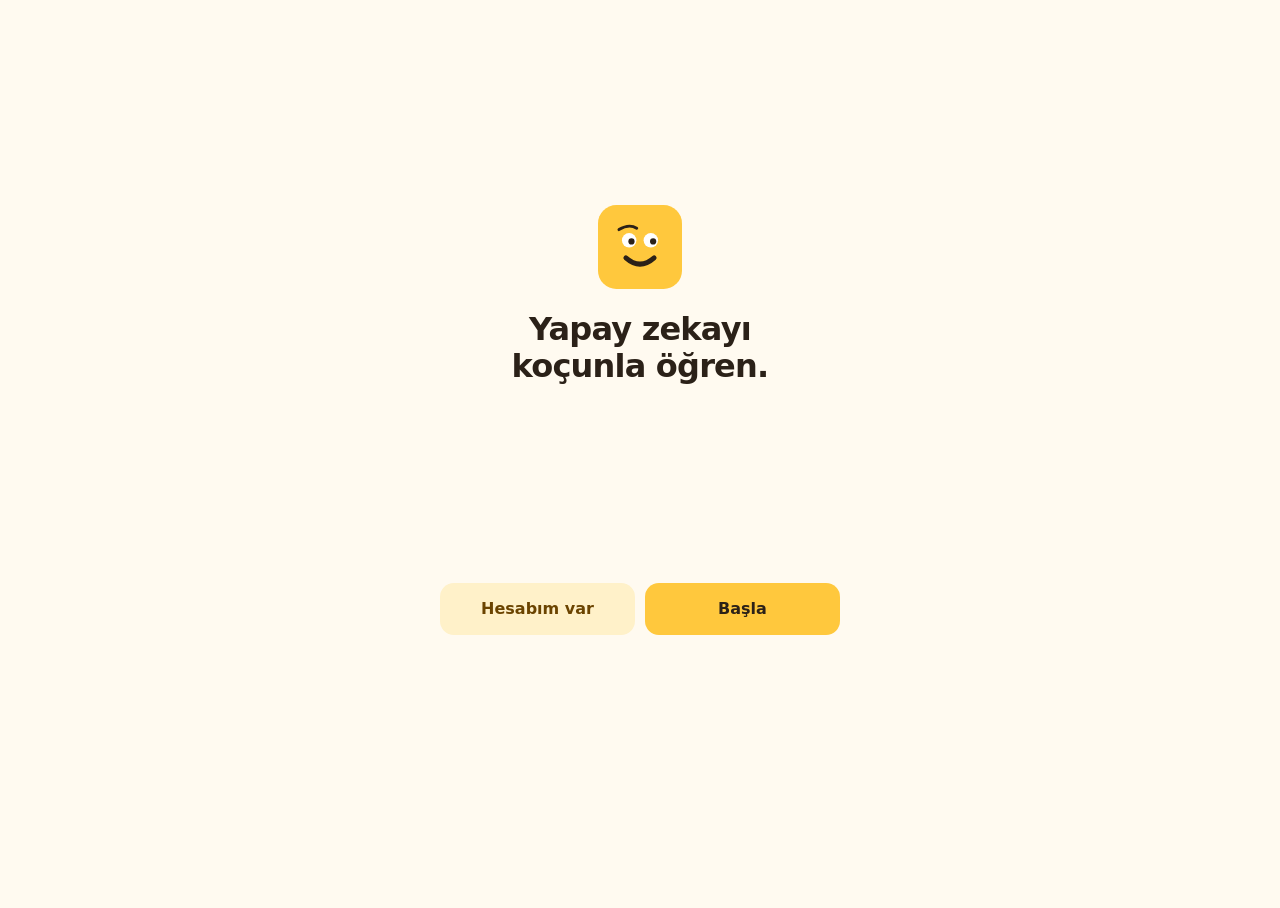
<file: portal/aikocu/index.html>
<!doctype html><html lang="tr"><head><meta charset="utf-8"><meta name="viewport" content="width=device-width,initial-scale=1"><meta name="theme-color" content="#FFFAF0"><meta name="description" content="Herkes için yapay zeka eğitimi. Ücretsiz başla."><meta name="apple-mobile-web-app-title" content="AI Koçu"><meta name="apple-mobile-web-app-capable" content="yes"><link rel="apple-touch-icon" href="apple-touch-icon.png?v=3"><meta name="referrer" content="no-referrer"><title>AI Koçu</title><link rel="icon" type="image/svg+xml" sizes="any" href="app-icon.svg?v=3"><link rel="manifest" href="manifest.webmanifest?v=5"><link rel="stylesheet" href="app.css?v=15"></head><body><header><a href="./" class="brand" aria-label="AI Koçu ana sayfa"><img src="logo.png?v=3" alt=""><span>AI <b>Koçu</b></span></a></header><main id="app"><p class="loading">Yükleniyor…</p></main><div id="notice" role="status" aria-live="polite" hidden></div><script src="supabase.min.js"></script><script src="lessons.js?v=8"></script><script src="mentor.js?v=7"></script><script src="lesson-view.js?v=34"></script><script type="module" src="app.js?v=20261128-e"></script></body></html>
</file>
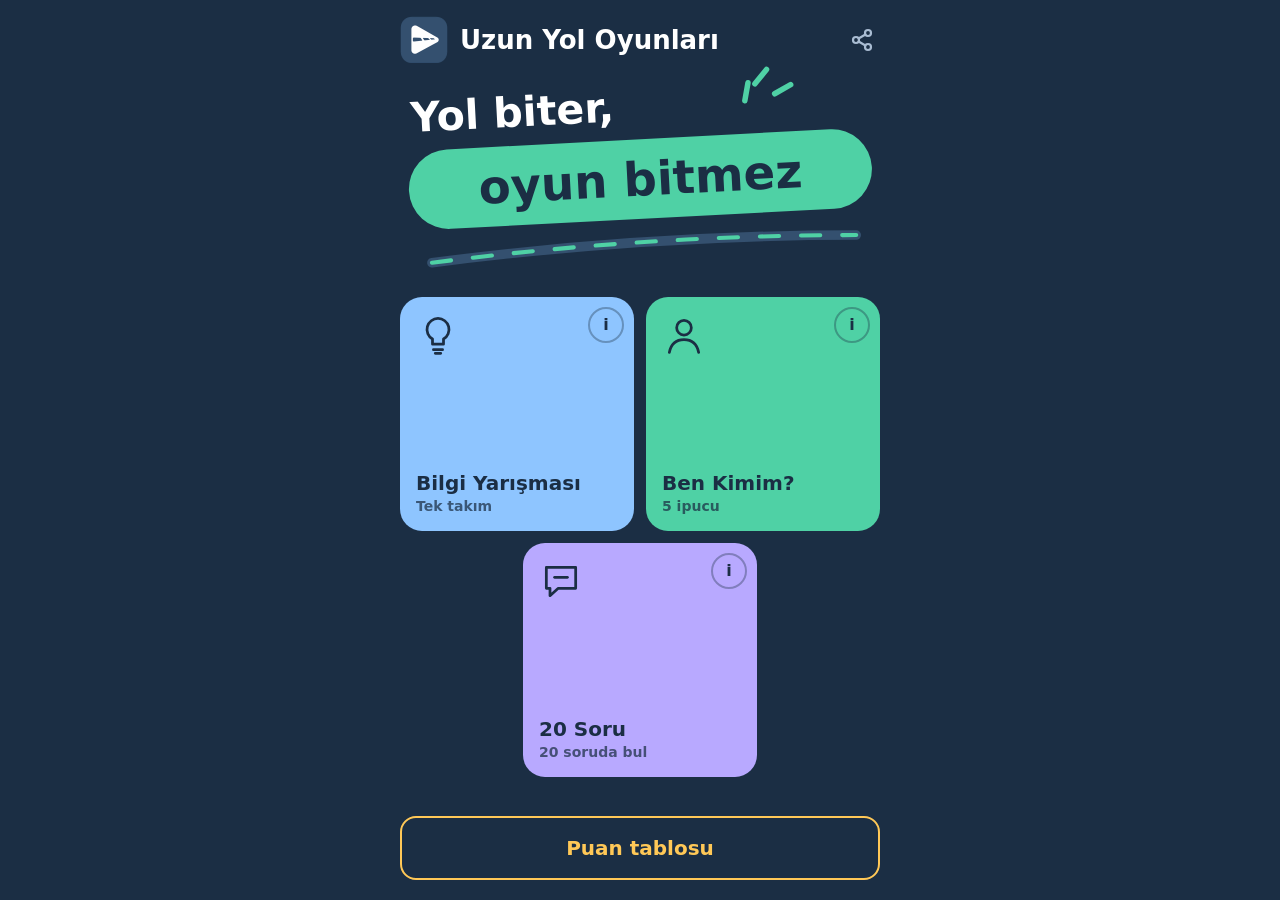
<file: portal/uzunyol/index.html>
<!doctype html>
<html lang="tr">
<head>
<meta charset="utf-8">
<meta name="viewport" content="width=device-width, initial-scale=1, viewport-fit=cover">
<meta name="theme-color" content="#1B2E44">
<meta name="apple-mobile-web-app-capable" content="yes">
<meta name="mobile-web-app-capable" content="yes">
<meta name="apple-mobile-web-app-title" content="Yol Oyunları">
<meta name="apple-mobile-web-app-status-bar-style" content="black-translucent">
<title>Uzun Yol Oyunları</title>
<link rel="manifest" href="manifest.webmanifest">
<link rel="icon" href="icon-192.png">
<link rel="apple-touch-icon" href="apple-touch-icon.png">
<link rel="stylesheet" href="style.css">
</head>
<body>
<div id="app"></div>
<script src="content.js"></script>
<script src="app.js"></script>
</body>
</html>
</file>
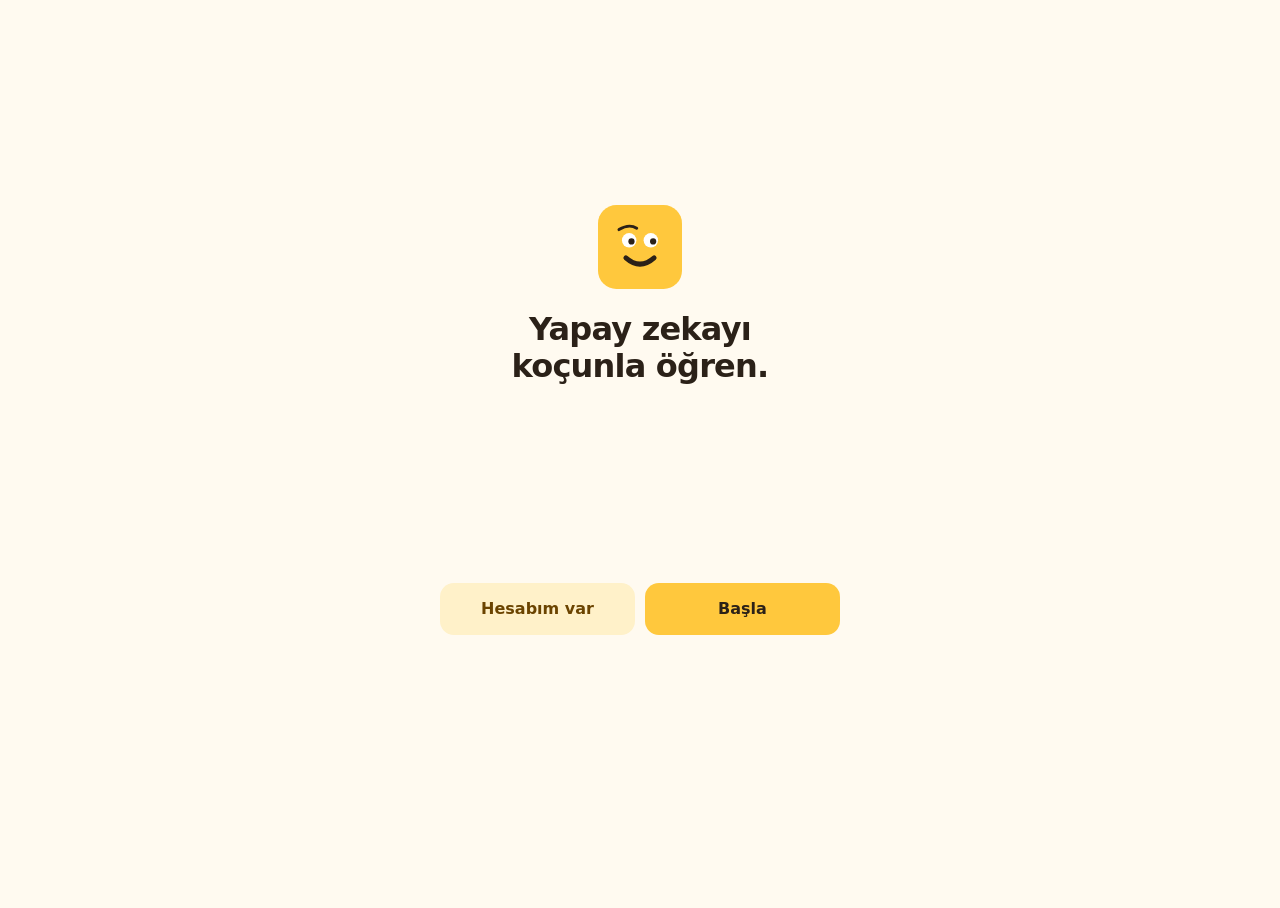
<file: portal/aikocu/bildirimler.html>
<!doctype html><html lang="tr"><head><meta charset="utf-8"><meta name="viewport" content="width=device-width,initial-scale=1"><meta http-equiv="refresh" content="0;url=./"><title>AI Koçu</title><script>location.replace("./")</script></head><body><a href="./">AI Koçu</a></body></html>
</file>
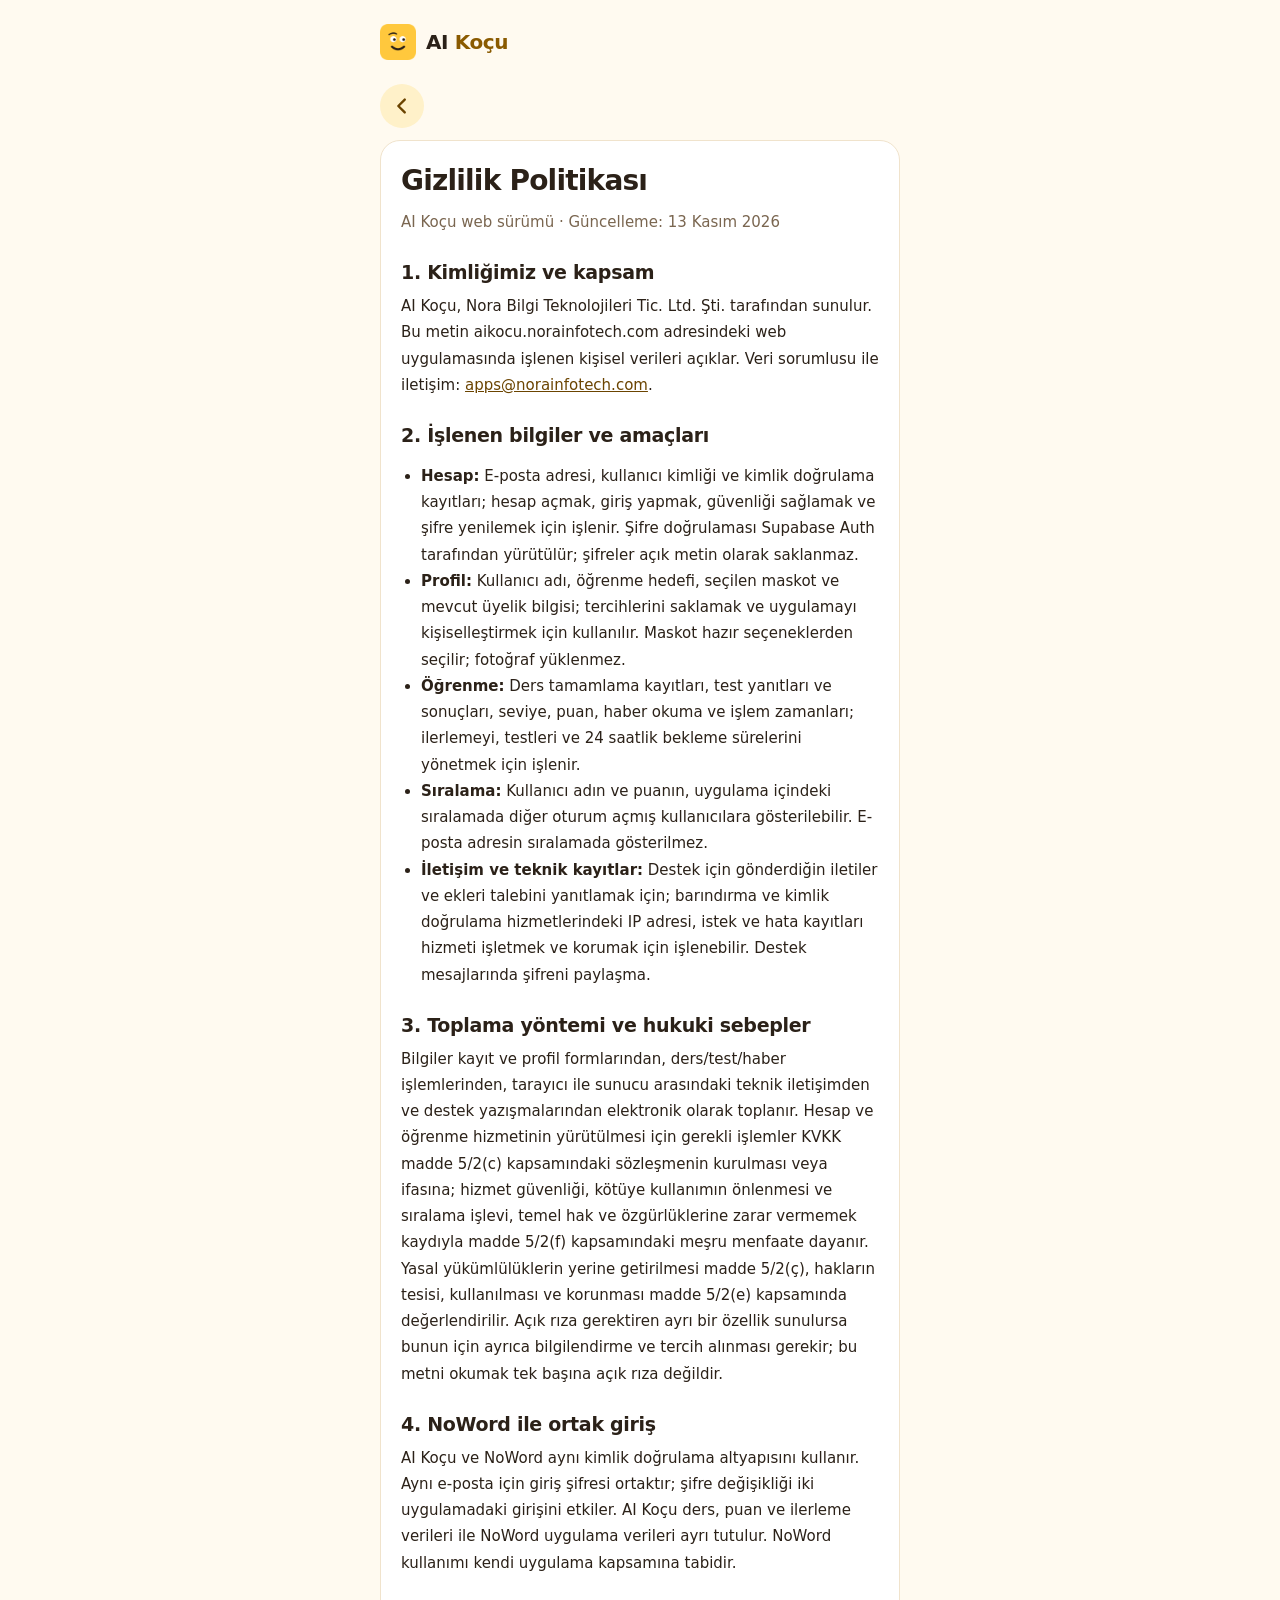
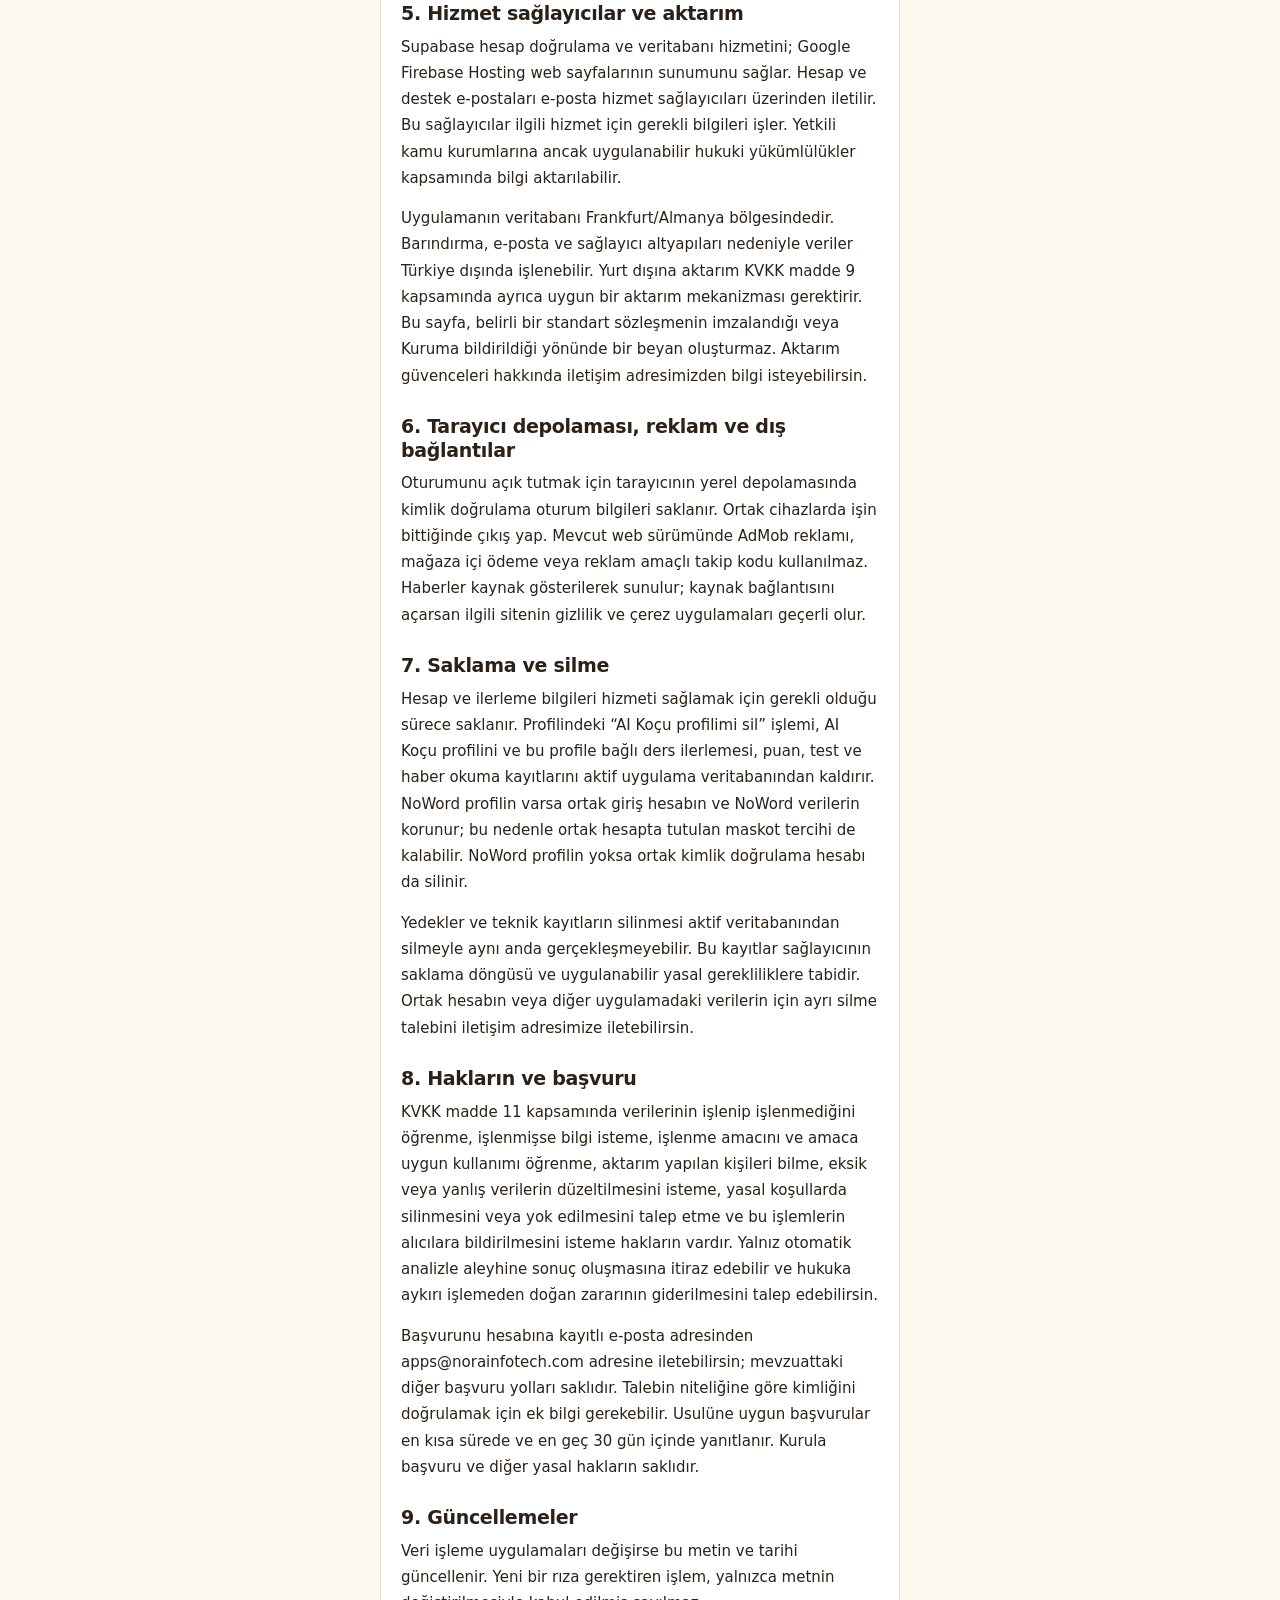
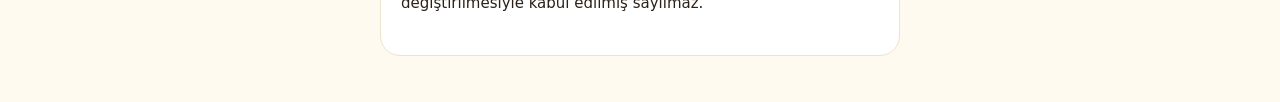
<file: portal/aikocu/gizlilik-politikasi.html>
<!doctype html><html lang="tr"><head><meta charset="utf-8"><meta name="viewport" content="width=device-width,initial-scale=1"><title>Gizlilik Politikası · AI Koçu</title><link rel="stylesheet" href="app.css?v=15"></head><body><header><a class="brand" href="./"><img src="logo.png" alt=""><span>AI <b>Koçu</b></span></a></header><main><a class="back-btn" href="./" aria-label="Geri" onclick="if(history.length>1){history.back();return false}"><svg viewBox="0 0 24 24" width="22" height="22" aria-hidden="true"><path d="M15 5l-7 7 7 7" fill="none" stroke="currentColor" stroke-width="2.6" stroke-linecap="round" stroke-linejoin="round"/></svg></a><article class="card legal-document"><h1>Gizlilik Politikası</h1><p class="muted">AI Koçu web sürümü · Güncelleme: 13 Kasım 2026</p>
<h2>1. Kimliğimiz ve kapsam</h2><p>AI Koçu, Nora Bilgi Teknolojileri Tic. Ltd. Şti. tarafından sunulur. Bu metin aikocu.norainfotech.com adresindeki web uygulamasında işlenen kişisel verileri açıklar. Veri sorumlusu ile iletişim: <a href="mailto:apps@norainfotech.com">apps@norainfotech.com</a>.</p>
<h2>2. İşlenen bilgiler ve amaçları</h2><ul><li><strong>Hesap:</strong> E-posta adresi, kullanıcı kimliği ve kimlik doğrulama kayıtları; hesap açmak, giriş yapmak, güvenliği sağlamak ve şifre yenilemek için işlenir. Şifre doğrulaması Supabase Auth tarafından yürütülür; şifreler açık metin olarak saklanmaz.</li><li><strong>Profil:</strong> Kullanıcı adı, öğrenme hedefi, seçilen maskot ve mevcut üyelik bilgisi; tercihlerini saklamak ve uygulamayı kişiselleştirmek için kullanılır. Maskot hazır seçeneklerden seçilir; fotoğraf yüklenmez.</li><li><strong>Öğrenme:</strong> Ders tamamlama kayıtları, test yanıtları ve sonuçları, seviye, puan, haber okuma ve işlem zamanları; ilerlemeyi, testleri ve 24 saatlik bekleme sürelerini yönetmek için işlenir.</li><li><strong>Sıralama:</strong> Kullanıcı adın ve puanın, uygulama içindeki sıralamada diğer oturum açmış kullanıcılara gösterilebilir. E-posta adresin sıralamada gösterilmez.</li><li><strong>İletişim ve teknik kayıtlar:</strong> Destek için gönderdiğin iletiler ve ekleri talebini yanıtlamak için; barındırma ve kimlik doğrulama hizmetlerindeki IP adresi, istek ve hata kayıtları hizmeti işletmek ve korumak için işlenebilir. Destek mesajlarında şifreni paylaşma.</li></ul>
<h2>3. Toplama yöntemi ve hukuki sebepler</h2><p>Bilgiler kayıt ve profil formlarından, ders/test/haber işlemlerinden, tarayıcı ile sunucu arasındaki teknik iletişimden ve destek yazışmalarından elektronik olarak toplanır. Hesap ve öğrenme hizmetinin yürütülmesi için gerekli işlemler KVKK madde 5/2(c) kapsamındaki sözleşmenin kurulması veya ifasına; hizmet güvenliği, kötüye kullanımın önlenmesi ve sıralama işlevi, temel hak ve özgürlüklerine zarar vermemek kaydıyla madde 5/2(f) kapsamındaki meşru menfaate dayanır. Yasal yükümlülüklerin yerine getirilmesi madde 5/2(ç), hakların tesisi, kullanılması ve korunması madde 5/2(e) kapsamında değerlendirilir. Açık rıza gerektiren ayrı bir özellik sunulursa bunun için ayrıca bilgilendirme ve tercih alınması gerekir; bu metni okumak tek başına açık rıza değildir.</p>
<h2>4. NoWord ile ortak giriş</h2><p>AI Koçu ve NoWord aynı kimlik doğrulama altyapısını kullanır. Aynı e-posta için giriş şifresi ortaktır; şifre değişikliği iki uygulamadaki girişini etkiler. AI Koçu ders, puan ve ilerleme verileri ile NoWord uygulama verileri ayrı tutulur. NoWord kullanımı kendi uygulama kapsamına tabidir.</p>
<h2>5. Hizmet sağlayıcılar ve aktarım</h2><p>Supabase hesap doğrulama ve veritabanı hizmetini; Google Firebase Hosting web sayfalarının sunumunu sağlar. Hesap ve destek e-postaları e-posta hizmet sağlayıcıları üzerinden iletilir. Bu sağlayıcılar ilgili hizmet için gerekli bilgileri işler. Yetkili kamu kurumlarına ancak uygulanabilir hukuki yükümlülükler kapsamında bilgi aktarılabilir.</p><p>Uygulamanın veritabanı Frankfurt/Almanya bölgesindedir. Barındırma, e-posta ve sağlayıcı altyapıları nedeniyle veriler Türkiye dışında işlenebilir. Yurt dışına aktarım KVKK madde 9 kapsamında ayrıca uygun bir aktarım mekanizması gerektirir. Bu sayfa, belirli bir standart sözleşmenin imzalandığı veya Kuruma bildirildiği yönünde bir beyan oluşturmaz. Aktarım güvenceleri hakkında iletişim adresimizden bilgi isteyebilirsin.</p>
<h2>6. Tarayıcı depolaması, reklam ve dış bağlantılar</h2><p>Oturumunu açık tutmak için tarayıcının yerel depolamasında kimlik doğrulama oturum bilgileri saklanır. Ortak cihazlarda işin bittiğinde çıkış yap. Mevcut web sürümünde AdMob reklamı, mağaza içi ödeme veya reklam amaçlı takip kodu kullanılmaz. Haberler kaynak gösterilerek sunulur; kaynak bağlantısını açarsan ilgili sitenin gizlilik ve çerez uygulamaları geçerli olur.</p>
<h2>7. Saklama ve silme</h2><p>Hesap ve ilerleme bilgileri hizmeti sağlamak için gerekli olduğu sürece saklanır. Profilindeki “AI Koçu profilimi sil” işlemi, AI Koçu profilini ve bu profile bağlı ders ilerlemesi, puan, test ve haber okuma kayıtlarını aktif uygulama veritabanından kaldırır. NoWord profilin varsa ortak giriş hesabın ve NoWord verilerin korunur; bu nedenle ortak hesapta tutulan maskot tercihi de kalabilir. NoWord profilin yoksa ortak kimlik doğrulama hesabı da silinir.</p><p>Yedekler ve teknik kayıtların silinmesi aktif veritabanından silmeyle aynı anda gerçekleşmeyebilir. Bu kayıtlar sağlayıcının saklama döngüsü ve uygulanabilir yasal gerekliliklere tabidir. Ortak hesabın veya diğer uygulamadaki verilerin için ayrı silme talebini iletişim adresimize iletebilirsin.</p>
<h2>8. Hakların ve başvuru</h2><p>KVKK madde 11 kapsamında verilerinin işlenip işlenmediğini öğrenme, işlenmişse bilgi isteme, işlenme amacını ve amaca uygun kullanımı öğrenme, aktarım yapılan kişileri bilme, eksik veya yanlış verilerin düzeltilmesini isteme, yasal koşullarda silinmesini veya yok edilmesini talep etme ve bu işlemlerin alıcılara bildirilmesini isteme hakların vardır. Yalnız otomatik analizle aleyhine sonuç oluşmasına itiraz edebilir ve hukuka aykırı işlemeden doğan zararının giderilmesini talep edebilirsin.</p><p>Başvurunu hesabına kayıtlı e-posta adresinden apps@norainfotech.com adresine iletebilirsin; mevzuattaki diğer başvuru yolları saklıdır. Talebin niteliğine göre kimliğini doğrulamak için ek bilgi gerekebilir. Usulüne uygun başvurular en kısa sürede ve en geç 30 gün içinde yanıtlanır. Kurula başvuru ve diğer yasal hakların saklıdır.</p>
<h2>9. Güncellemeler</h2><p>Veri işleme uygulamaları değişirse bu metin ve tarihi güncellenir. Yeni bir rıza gerektiren işlem, yalnızca metnin değiştirilmesiyle kabul edilmiş sayılmaz.</p></article></main></body></html>
</file>
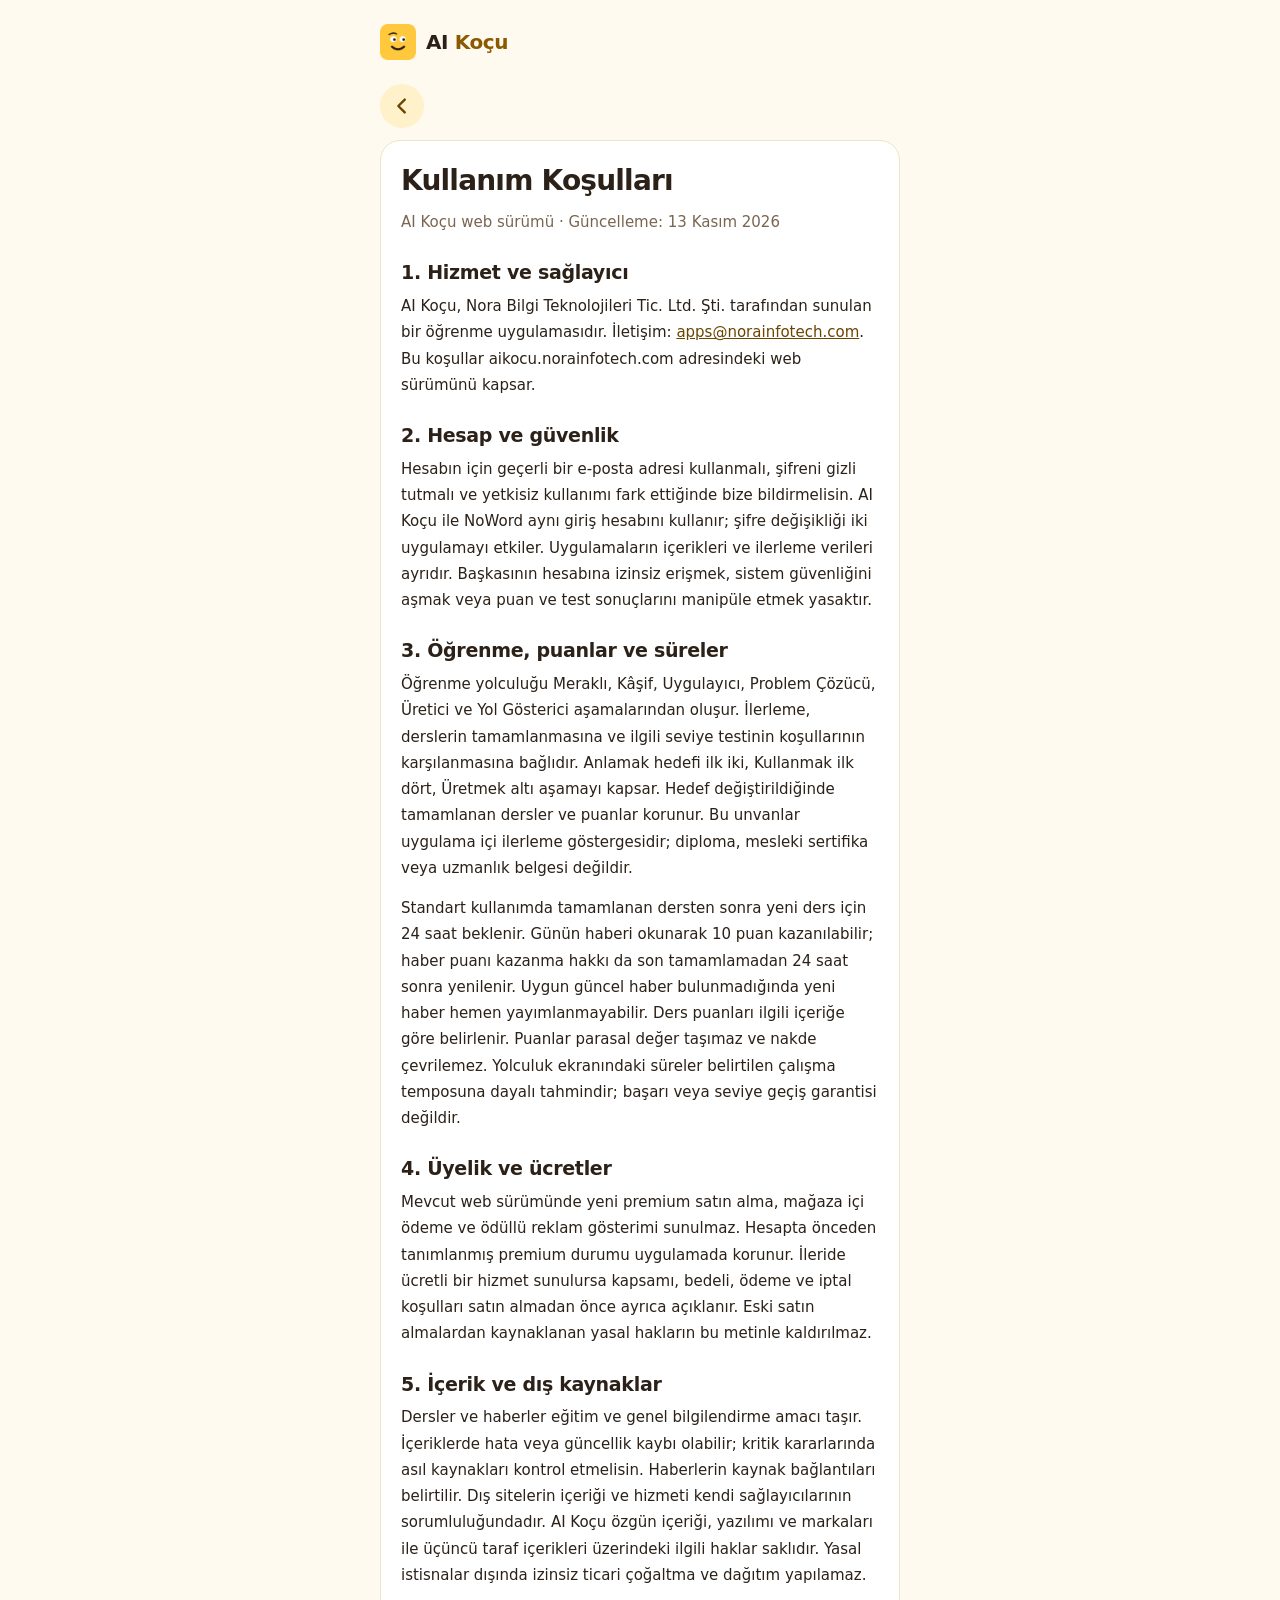
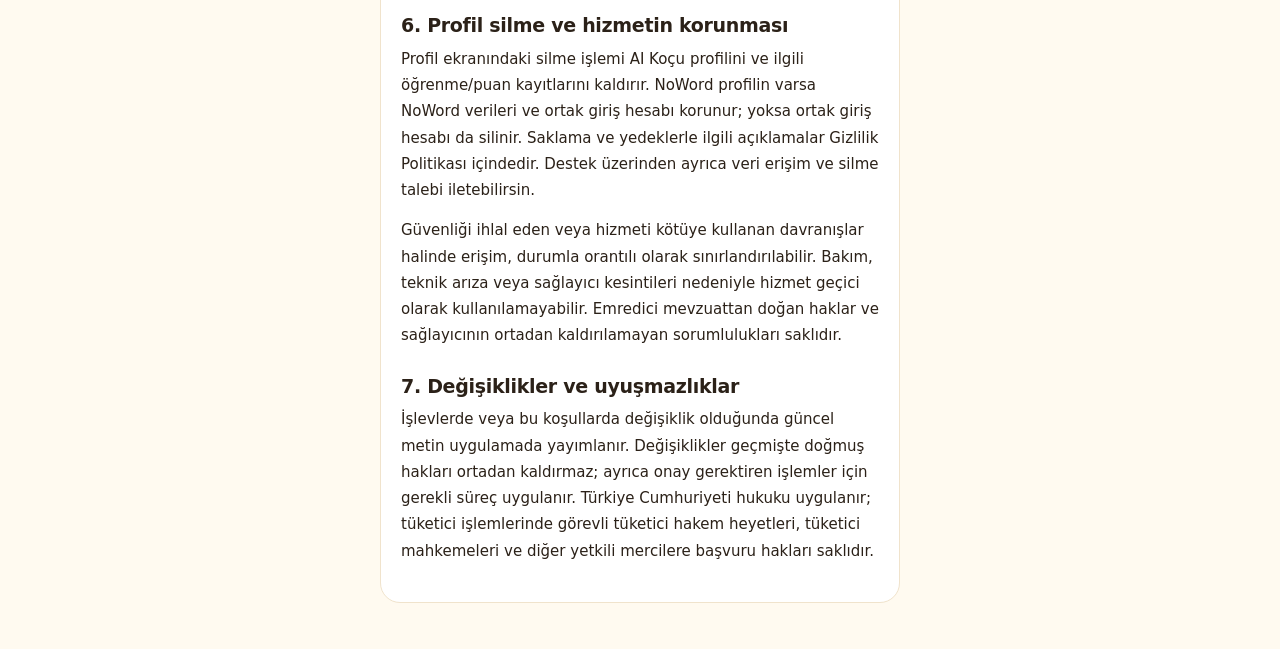
<file: portal/aikocu/kullanim-kosullari.html>
<!doctype html><html lang="tr"><head><meta charset="utf-8"><meta name="viewport" content="width=device-width,initial-scale=1"><title>Kullanım Koşulları · AI Koçu</title><link rel="stylesheet" href="app.css?v=15"></head><body><header><a class="brand" href="./"><img src="logo.png" alt=""><span>AI <b>Koçu</b></span></a></header><main><a class="back-btn" href="./" aria-label="Geri" onclick="if(history.length>1){history.back();return false}"><svg viewBox="0 0 24 24" width="22" height="22" aria-hidden="true"><path d="M15 5l-7 7 7 7" fill="none" stroke="currentColor" stroke-width="2.6" stroke-linecap="round" stroke-linejoin="round"/></svg></a><article class="card legal-document"><h1>Kullanım Koşulları</h1><p class="muted">AI Koçu web sürümü · Güncelleme: 13 Kasım 2026</p>
<h2>1. Hizmet ve sağlayıcı</h2><p>AI Koçu, Nora Bilgi Teknolojileri Tic. Ltd. Şti. tarafından sunulan bir öğrenme uygulamasıdır. İletişim: <a href="mailto:apps@norainfotech.com">apps@norainfotech.com</a>. Bu koşullar aikocu.norainfotech.com adresindeki web sürümünü kapsar.</p>
<h2>2. Hesap ve güvenlik</h2><p>Hesabın için geçerli bir e-posta adresi kullanmalı, şifreni gizli tutmalı ve yetkisiz kullanımı fark ettiğinde bize bildirmelisin. AI Koçu ile NoWord aynı giriş hesabını kullanır; şifre değişikliği iki uygulamayı etkiler. Uygulamaların içerikleri ve ilerleme verileri ayrıdır. Başkasının hesabına izinsiz erişmek, sistem güvenliğini aşmak veya puan ve test sonuçlarını manipüle etmek yasaktır.</p>
<h2>3. Öğrenme, puanlar ve süreler</h2><p>Öğrenme yolculuğu Meraklı, Kâşif, Uygulayıcı, Problem Çözücü, Üretici ve Yol Gösterici aşamalarından oluşur. İlerleme, derslerin tamamlanmasına ve ilgili seviye testinin koşullarının karşılanmasına bağlıdır. Anlamak hedefi ilk iki, Kullanmak ilk dört, Üretmek altı aşamayı kapsar. Hedef değiştirildiğinde tamamlanan dersler ve puanlar korunur. Bu unvanlar uygulama içi ilerleme göstergesidir; diploma, mesleki sertifika veya uzmanlık belgesi değildir.</p><p>Standart kullanımda tamamlanan dersten sonra yeni ders için 24 saat beklenir. Günün haberi okunarak 10 puan kazanılabilir; haber puanı kazanma hakkı da son tamamlamadan 24 saat sonra yenilenir. Uygun güncel haber bulunmadığında yeni haber hemen yayımlanmayabilir. Ders puanları ilgili içeriğe göre belirlenir. Puanlar parasal değer taşımaz ve nakde çevrilemez. Yolculuk ekranındaki süreler belirtilen çalışma temposuna dayalı tahmindir; başarı veya seviye geçiş garantisi değildir.</p>
<h2>4. Üyelik ve ücretler</h2><p>Mevcut web sürümünde yeni premium satın alma, mağaza içi ödeme ve ödüllü reklam gösterimi sunulmaz. Hesapta önceden tanımlanmış premium durumu uygulamada korunur. İleride ücretli bir hizmet sunulursa kapsamı, bedeli, ödeme ve iptal koşulları satın almadan önce ayrıca açıklanır. Eski satın almalardan kaynaklanan yasal hakların bu metinle kaldırılmaz.</p>
<h2>5. İçerik ve dış kaynaklar</h2><p>Dersler ve haberler eğitim ve genel bilgilendirme amacı taşır. İçeriklerde hata veya güncellik kaybı olabilir; kritik kararlarında asıl kaynakları kontrol etmelisin. Haberlerin kaynak bağlantıları belirtilir. Dış sitelerin içeriği ve hizmeti kendi sağlayıcılarının sorumluluğundadır. AI Koçu özgün içeriği, yazılımı ve markaları ile üçüncü taraf içerikleri üzerindeki ilgili haklar saklıdır. Yasal istisnalar dışında izinsiz ticari çoğaltma ve dağıtım yapılamaz.</p>
<h2>6. Profil silme ve hizmetin korunması</h2><p>Profil ekranındaki silme işlemi AI Koçu profilini ve ilgili öğrenme/puan kayıtlarını kaldırır. NoWord profilin varsa NoWord verileri ve ortak giriş hesabı korunur; yoksa ortak giriş hesabı da silinir. Saklama ve yedeklerle ilgili açıklamalar Gizlilik Politikası içindedir. Destek üzerinden ayrıca veri erişim ve silme talebi iletebilirsin.</p><p>Güvenliği ihlal eden veya hizmeti kötüye kullanan davranışlar halinde erişim, durumla orantılı olarak sınırlandırılabilir. Bakım, teknik arıza veya sağlayıcı kesintileri nedeniyle hizmet geçici olarak kullanılamayabilir. Emredici mevzuattan doğan haklar ve sağlayıcının ortadan kaldırılamayan sorumlulukları saklıdır.</p>
<h2>7. Değişiklikler ve uyuşmazlıklar</h2><p>İşlevlerde veya bu koşullarda değişiklik olduğunda güncel metin uygulamada yayımlanır. Değişiklikler geçmişte doğmuş hakları ortadan kaldırmaz; ayrıca onay gerektiren işlemler için gerekli süreç uygulanır. Türkiye Cumhuriyeti hukuku uygulanır; tüketici işlemlerinde görevli tüketici hakem heyetleri, tüketici mahkemeleri ve diğer yetkili mercilere başvuru hakları saklıdır.</p></article></main></body></html>
</file>
<file: portal/aikocu/app.css>
/* AI Koçu — tek stil dosyası */
:root{
 --bg:#FFFAF0;--surface:#fff;--ink:#2B2118;--muted:#7A6650;--line:#F0E3CC;
 --brand:#FFC83D;--brand-soft:#FFF1C9;--brand-ink:#6B4400;--brand-line:#F3D68A;
 --ok:#1E7A4C;--ok-soft:#E7F4EC;--bad:#B3261E;--bad-soft:#FDEDEB;
 --r:16px;--r-lg:20px;--pad:20px;
 color-scheme:light;
}
*{box-sizing:border-box}
html{background:var(--bg);-webkit-text-size-adjust:100%}
body{margin:0;background:var(--bg);color:var(--ink);font:16px/1.55 Inter,system-ui,-apple-system,"Segoe UI",Roboto,sans-serif;-webkit-tap-highlight-color:transparent}
header,main{width:100%;max-width:560px;margin:0 auto;padding:0 20px}
header{display:flex;align-items:center;padding-top:16px;padding-bottom:4px}
.brand{display:inline-flex;align-items:center;gap:10px;color:var(--ink);text-decoration:none;font-size:20px;font-weight:800;letter-spacing:-.4px}
.brand img{width:36px;height:36px;object-fit:contain}
.brand b{color:#8A5A00}
main{padding-top:12px;padding-bottom:32px}
h1{font-size:30px;line-height:1.15;letter-spacing:-.8px;font-weight:800;margin:0 0 12px}
h2{font-size:22px;line-height:1.25;letter-spacing:-.3px;font-weight:750;margin:0 0 10px}
h3{font-size:16px;margin:0 0 6px}
p{margin:0 0 14px}
a{color:var(--brand-ink)}
.muted{color:var(--muted)}
[hidden]{display:none!important}
.sr-only{position:absolute;width:1px;height:1px;overflow:hidden;clip-path:inset(50%);white-space:nowrap}
:focus-visible{outline:3px solid var(--brand);outline-offset:2px}

/* Kartlar, etiketler */
.card{background:var(--surface);border:1px solid var(--line);border-radius:var(--r-lg);padding:var(--pad);margin:0 0 14px}
.eyebrow{display:block;font-size:12px;font-weight:750;letter-spacing:.1em;text-transform:uppercase;color:#8A5A00;margin:0 0 8px}
.pill{display:inline-flex;align-items:center;gap:6px;font-size:13px;font-weight:650;line-height:1;padding:7px 11px;border-radius:999px;background:var(--brand-soft);color:var(--brand-ink);white-space:nowrap}

/* Düğmeler */
button,.button{display:inline-flex;align-items:center;justify-content:center;gap:8px;min-height:52px;padding:12px 18px;border:0;border-radius:14px;background:var(--ink);color:#fff;font:inherit;font-size:16px;font-weight:700;line-height:1.2;text-align:center;text-decoration:none;cursor:pointer;transition:filter .15s,background .15s}
button.primary,.button.primary{background:var(--brand);color:var(--ink)}
button.secondary,.button.secondary{background:var(--brand-soft);color:var(--brand-ink)}
button.text{min-height:44px;padding:8px 14px;background:transparent;color:var(--brand-ink);font-weight:650}
button.small,.button.small{min-height:40px;padding:8px 14px;font-size:14px;border-radius:12px}
button:hover:not(:disabled){filter:brightness(.97)}
button:disabled,button[aria-disabled=true]{opacity:.45;cursor:default}
.wide{display:flex;width:100%}
.btn-row{display:grid;grid-template-columns:1fr 1fr;gap:10px;margin-top:18px}
.btn-row>:only-child{grid-column:1/-1}
.stack{display:grid;gap:10px;margin-top:18px}

/* Form */
input,textarea,select{display:block;width:100%;font:inherit;font-size:16px;color:var(--ink);background:#fff;border:1.5px solid #EAD6B1;border-radius:14px;padding:13px 14px;margin:6px 0 14px}
input:focus,textarea:focus{outline:none;border-color:var(--brand);box-shadow:0 0 0 3px var(--brand-soft)}
label{font-size:14px;font-weight:650}

/* Karşılama */
.welcome{min-height:calc(100dvh - 44px);display:flex;flex-direction:column;justify-content:center;align-items:center;text-align:center;padding-bottom:56px}
.welcome-mark img{width:84px;height:84px;display:block;margin:0 auto 22px}
.welcome h1{font-size:32px;margin-bottom:clamp(96px,22dvh,200px)}
.welcome .btn-row{width:100%;max-width:400px;margin-top:0}
body[data-page=welcome] header{display:none}

/* Akış ekranları (tempo, ilk ders, kutlama, program) */
.flow{display:flex;flex-direction:column;justify-content:center;min-height:calc(100dvh - 104px);padding-top:12px;padding-bottom:48px}
.flow>h1{margin-bottom:24px}
.flow>h1:has(+.lead){margin-bottom:6px}
.flow>h1+.option-list{margin-top:clamp(16px,9dvh,80px)}
.flow .lead{color:var(--muted);font-size:16px;margin-bottom:24px}
.flow>.btn-row,.flow>.wide{margin-top:clamp(40px,11dvh,110px)}
.option-list{display:grid;gap:12px}
.option-card{display:grid;grid-template-columns:1fr auto;align-items:center;gap:4px 12px;width:100%;min-height:0;padding:18px;border-radius:var(--r-lg);text-align:left;background:#fff;color:var(--ink);border:2px solid var(--line);font-weight:400}
.option-card b{font-size:18px;font-weight:750}
.option-card small{grid-column:1;font-size:14px;color:var(--muted);line-height:1.4}
.option-card .pill{grid-row:1/3;grid-column:2}
.option-card.main{border-color:var(--brand);background:var(--brand-soft)}
.option-card.main small{color:var(--brand-ink)}
.option-card .go{grid-row:1/3;grid-column:2;width:40px;height:40px;border-radius:50%;display:grid;place-items:center;background:var(--brand);color:var(--ink)}
.option-card .go svg{width:20px;height:20px}
.lesson-card h2{font-size:26px;margin-bottom:8px}
.lesson-card p{color:var(--muted);margin:0}
.lesson-card .gain{margin-top:14px}
.hint-line{font-size:14px;color:var(--muted);text-align:center;margin:12px 0 0}

.celebrate{text-align:center;padding-top:28px}
.celebrate-mark{width:96px;height:96px;border-radius:50%;display:grid;place-items:center;margin:0 auto 18px;background:var(--brand-soft);font-size:48px;line-height:1}
.celebrate h1{margin-bottom:12px}
.celebrate .reward{display:flex;flex-wrap:wrap;justify-content:center;gap:8px;margin-bottom:8px}
.celebrate .pill.big{font-size:18px;padding:10px 16px;background:var(--ok-soft);color:var(--ok)}


/* Ana sayfa */
.today-head{display:flex;align-items:center;justify-content:space-between;gap:12px;margin:4px 0 16px}
.today-head h1{font-size:24px;margin:0;min-width:0;overflow-wrap:anywhere}
.today-head h1 small{display:block;font-size:14px;font-weight:600;letter-spacing:0;color:var(--muted);line-height:1.2}
.mini-avatar{flex:none;display:grid;place-items:center;width:44px;height:44px;border-radius:50%;background:#FAF0DE;border:2px solid #EBD3A8}
.mini-avatar svg{width:84%;height:84%}
.coach-card{background:var(--brand-soft);border-color:var(--brand-line)}
.coach-card h2{font-size:24px;margin-bottom:0}
.coach-card.center{text-align:center}
.count-label{font-size:14px;color:var(--brand-ink);margin:10px 0 2px}
.big-count{font-size:40px;line-height:1.1;font-weight:800;letter-spacing:1px;font-variant-numeric:tabular-nums;color:var(--ink);margin:0 0 4px}
.coach-card .sub{font-size:14px;color:var(--muted);margin:6px 0 0}
.coach-card button.text{margin-top:6px}
body:has(.bottom-nav) main>.coach-card{margin:auto 0;position:relative;top:-38px}
body:has(.coach-card) .bottom-nav{margin-top:0}
.coach-card .btn-row{margin-top:32px}

/* Beceriler */
.section-head{display:flex;align-items:baseline;justify-content:space-between;gap:10px;margin:18px 0 8px}
h1+.section-head{margin-top:4px}
.section-head h2{font-size:18px;margin:0}
.section-head span{font-size:14px;color:var(--muted)}
.skill-list{display:flex;flex-wrap:wrap;gap:8px}
.pill.skill{font-size:14px;padding:8px 12px;font-weight:600}
.pill.skill b{font-weight:800}
.skills-card{background:var(--brand-soft);border-color:var(--brand-line)}
.skills-card .pill.skill{background:#fff}
.list-rows{display:grid}
.list-row{display:flex;align-items:flex-start;gap:12px;padding:12px 0;border-top:1px solid var(--line)}
.list-row:first-child{border-top:0;padding-top:0}
.list-row:last-child{padding-bottom:0}
.row-ic{flex:none;width:22px;height:22px;margin-top:1px;fill:none;stroke:currentColor;stroke-width:2;stroke-linecap:round;stroke-linejoin:round}
.row-ic.ok{stroke:var(--ok)}
.row-t{flex:1;min-width:0;font-weight:600;line-height:1.35}
.row-t small{display:block;font-weight:400;font-size:13px;color:var(--muted);margin-top:2px}
.empty{color:var(--muted);margin:0}

/* Profil */
.profile-head{display:flex;align-items:center;gap:14px;margin:4px 0 18px}
.avatar{flex:none;display:grid;place-items:center;width:72px;height:72px;min-height:0;padding:0;border-radius:50%;background:#FAF0DE;border:2px solid #EBD3A8}
.avatar svg{width:84%;height:84%}
.profile-identity{min-width:0;flex:1}
.editable-name{display:flex;align-items:center;gap:8px;min-height:0;padding:2px 0;background:none;color:var(--ink);font-size:24px;font-weight:800;letter-spacing:-.4px;text-align:left;overflow-wrap:anywhere}
.editable-name svg{flex:none;width:18px;height:18px;fill:none;stroke:#AD7D2B;stroke-width:1.8;stroke-linecap:round;stroke-linejoin:round}
.identity-meta{margin-top:6px}
.inline-editor{background:#fff;border:1px solid var(--line);border-radius:var(--r-lg);padding:16px;margin:0 0 14px}
.inline-editor .btn-row{margin-top:0}
.mascot-options{display:grid;grid-template-columns:repeat(4,1fr);gap:8px;margin:0 0 14px}
.mascot-options button{display:flex;flex-direction:column;gap:2px;min-height:0;padding:8px 4px;background:#fff;border:2px solid var(--line);color:var(--ink);border-radius:14px;font-size:12px;font-weight:650}
.mascot-options button svg{width:44px;height:44px}
.mascot-options button[aria-pressed=true]{border-color:var(--brand);background:var(--brand-soft)}
.settings{background:#fff;border:1px solid var(--line);border-radius:var(--r-lg);padding:0 var(--pad);margin:0 0 14px}
.setting-row{display:flex;align-items:center;justify-content:space-between;gap:14px;width:100%;min-height:64px;padding:12px 0;background:none;color:var(--ink);border-radius:0;font-size:17px;font-weight:650;text-align:left;text-decoration:none}
.setting-row+.setting-row{border-top:1px solid var(--line)}
.setting-row small{display:block;font-size:13px;font-weight:400;color:var(--muted);margin-top:2px}
.setting-row.danger{color:var(--bad)}
.switch{flex:none;position:relative;width:50px;height:30px;border-radius:30px;background:#D3D0C8;transition:background .2s}
.switch::after{content:"";position:absolute;left:3px;top:3px;width:24px;height:24px;border-radius:50%;background:#fff;box-shadow:0 1px 3px #0003;transition:transform .2s}
[aria-checked=true] .switch{background:var(--brand)}
[aria-checked=true] .switch::after{transform:translateX(20px)}
.setting-row[aria-busy=true]{opacity:.6}
.legal-links{display:flex;justify-content:center;gap:20px;margin:18px 0 4px;font-size:13px}
.legal-links a{color:var(--muted);text-decoration:none;padding:6px 2px}

/* Alt menü: sekmeli sayfalarda kaydırma main içinde */
body:has(.bottom-nav){height:100dvh;overflow:hidden;display:flex;flex-direction:column}
body:has(.bottom-nav) header{flex:none}
body:has(.bottom-nav) main{flex:1;min-height:0;overflow-y:auto;overscroll-behavior:contain;display:flex;flex-direction:column;padding-bottom:0}
body:has(.bottom-nav) main>*{flex:none}
.bottom-nav{position:sticky;bottom:0;margin:auto -20px 0;padding:8px 12px calc(8px + env(safe-area-inset-bottom));display:grid;grid-template-columns:repeat(3,1fr);gap:6px;background:var(--bg);border-top:1px solid var(--line);z-index:5}
.bottom-nav::before{content:"";display:block;position:absolute;inset:-17px 0 auto;height:16px;background:linear-gradient(transparent,var(--bg));pointer-events:none}
.bottom-nav button{flex-direction:column;gap:3px;min-height:60px;padding:6px 4px;background:transparent;color:var(--muted);font-size:13px;font-weight:650;border-radius:14px}
.bottom-nav button[aria-current=page]{background:var(--brand-soft);color:var(--brand-ink)}
.bottom-nav button>span{position:relative;display:grid;place-items:center;height:30px}
.nav-ic{width:26px;height:26px;fill:none;stroke:currentColor;stroke-width:2;stroke-linecap:round;stroke-linejoin:round}
.nav-avatar{display:block;width:30px;height:30px;border-radius:50%;overflow:hidden;background:#FAF0DE}
.nav-avatar svg{display:block;width:100%;height:100%}
.bottom-nav button[aria-current=page] .nav-avatar{box-shadow:0 0 0 2px var(--brand-ink)}
.nav-badge{position:absolute;top:-4px;right:-10px;min-width:18px;height:18px;padding:0 5px;border-radius:9px;background:#D9534F;color:#fff;font:700 11px/18px Inter,system-ui,sans-serif;font-style:normal;text-align:center}

/* Ana ekrana ekleme adımları */
.install-steps{margin:6px 0 10px;padding-left:22px;text-align:left;font-size:15px;line-height:1.6}
.install-steps li+li{margin-top:6px}
.share-ic{vertical-align:-4px;color:#8A5A00}
.install-note{font-size:13px;color:var(--muted);margin:0}

/* Pencereler */
.app-result-dialog{width:min(calc(100vw - 32px),400px);max-height:calc(100dvh - 40px);overflow:auto;border:0;border-radius:24px;padding:24px;background:#fff;color:var(--ink);box-shadow:0 24px 70px #2B211840}
.app-result-dialog::backdrop{background:#2B211866}
.app-result-dialog h2{font-size:21px;margin:0 0 10px;padding-right:4px}
.app-result-dialog p{margin:0 0 12px;line-height:1.55}
.app-result-dialog>p:last-of-type,#result-body>:last-child{margin-bottom:0}
.app-result-dialog>button,.app-result-dialog form>button{margin-top:28px}
.app-result-dialog .btn-row{margin-top:28px}
.app-result-dialog .tone-ic{width:48px;height:48px;border-radius:50%;display:grid;place-items:center;margin:0 0 12px;font-size:24px}
.app-result-dialog[data-tone=success] h2{color:var(--ok)}
.app-result-dialog[data-tone=error] h2{color:var(--bad)}
.app-result-dialog .big-count{margin:4px 0 0}
.app-result-dialog .count-label{margin-top:0}
.app-result-dialog input{margin-bottom:6px}
.code-input{font-size:24px;letter-spacing:6px;text-align:center;font-variant-numeric:tabular-nums}
.gate-msg{font-size:14px;color:var(--bad);min-height:0;margin:0}
.gate-msg:empty{display:none}
.gate-links{display:flex;flex-wrap:wrap;justify-content:center;gap:4px;margin-top:10px}
.gate-links .text{font-size:15px}
#result-dialog .btn-row{margin-top:28px}
.dialog-actions{display:grid;grid-template-columns:1fr 1fr;gap:10px;margin-top:28px}
.dialog-actions>:only-child{grid-column:1/-1}
#result-dialog #result-action,#result-dialog #result-secondary{margin:0}
#result-dialog .dialog-actions #result-secondary{order:-1}

/* Test sonucu */
.result-rows{border:1px solid var(--line);border-radius:14px;padding:2px 14px;margin:4px 0 12px}
.result-row{display:flex;justify-content:space-between;gap:12px;padding:10px 0;font-size:15px}
.result-row+.result-row{border-top:1px solid var(--line)}
.result-row .pass{color:var(--ok)}
.result-row .fail{color:var(--bad)}
.lesson-reward{display:inline-block;background:var(--ok-soft);color:var(--ok);border-radius:999px;padding:8px 16px;font-size:20px;font-weight:800;margin:0 0 12px}

/* Ders ekranı */
.back-btn{display:grid;place-items:center;width:44px;height:44px;min-height:0;padding:0;margin:0 0 12px;border-radius:50%;background:var(--brand-soft);color:var(--brand-ink);text-decoration:none}
.lesson-meta:empty{display:none}
.lesson-meta .eyebrow{color:var(--ok)}
[data-lesson-view] h1{font-size:28px;margin-bottom:6px}
[data-lesson-view] .goal{color:var(--muted);font-size:15px;margin:0 0 16px}
.lesson-steps{display:grid;grid-template-columns:repeat(3,1fr);gap:6px;margin:0 0 14px;padding:4px;background:#F7EBD3;border-radius:16px}
.lesson-steps button{min-height:42px;padding:8px 4px;border-radius:12px;background:transparent;color:var(--brand-ink);font-size:14px;font-weight:700}
.lesson-steps button.active{background:#fff;color:var(--ink);box-shadow:0 1px 4px #6B440022}
.lesson-steps button[aria-disabled=true]{opacity:.5}
.lesson-steps svg{width:14px;height:14px;fill:none;stroke:currentColor;stroke-width:2.4;stroke-linecap:round;stroke-linejoin:round}
#lesson-notice:not(:empty){background:var(--brand-soft);color:var(--brand-ink);padding:12px 14px;border-radius:14px;margin:0 0 12px;font-size:14px;font-weight:600}
.lesson-timer{background:var(--brand-soft);border-radius:var(--r);padding:12px 14px;margin:0 0 12px;font-size:14px;color:var(--brand-ink)}
.lesson-timer strong{display:block;font-size:26px;color:var(--ink);font-variant-numeric:tabular-nums}
.lesson-detail{padding:22px var(--pad)}
.lesson-detail>p{font-size:17px;line-height:1.65}
.lesson-detail h2{font-size:21px}
.example{background:var(--brand-soft);border-radius:var(--r);padding:16px;margin:6px 0 16px}
.example h3{font-size:14px;color:var(--brand-ink);text-transform:uppercase;letter-spacing:.06em;margin-bottom:6px}
.example p{font-size:16px;line-height:1.6}
.warning{border-left:3px solid #E9A23B;padding:2px 0 2px 12px;font-size:15px;line-height:1.55;margin:0}
.warning strong{display:block;font-size:14px;margin-bottom:2px}
[data-lesson-view]{display:flex;flex-direction:column;min-height:calc(100dvh - 104px)}
#lesson{flex:1;display:flex;flex-direction:column}
.lesson-bar{position:sticky;bottom:0;z-index:4;margin:auto -20px -32px;padding:12px 20px 18px;background:var(--bg);border-top:1px solid var(--line)}
.lesson-bar .btn-row{margin:0}
.lesson-bar .actions>button{width:100%}
.hint{font-size:14px;color:var(--muted);margin:-4px 0 14px}
#response{min-height:150px;resize:vertical;margin-bottom:6px;line-height:1.5}
#response[readonly]{background:#FBF6EC}
.field-row{display:flex;justify-content:flex-end;align-items:flex-start;gap:12px;margin:0 0 4px;min-height:20px}
.field-info{font-size:13px;color:var(--muted);margin:0;line-height:1.4}
.char-count{flex:none;font-size:13px;color:var(--muted);font-variant-numeric:tabular-nums}
.char-count.low{color:var(--bad)}
.feedback{padding:14px;border-radius:14px;background:var(--ok-soft);font-size:15px;margin-top:14px}
.feedback strong{color:var(--ok)}
.feedback p{margin:6px 0 0}
.feedback.error{background:var(--bad-soft)}
.feedback.error strong{color:var(--bad)}
.lesson-bar .actions:has(.mentor-access){display:grid;grid-template-columns:1fr 1fr;gap:10px}
.mentor-access{display:flex}
.mentor-open{width:100%;gap:8px;background:linear-gradient(125deg,#2B2118,#5F4B33);color:#fff}
.mentor-open>span:last-child{display:flex;flex-direction:column;align-items:flex-start;line-height:1.15}
.mentor-open small{font-size:9px;letter-spacing:1.2px;color:#E7C990;margin-top:3px}
.mentor-spark{color:#E7C990;font-size:18px}
.test-progress{margin:0 0 18px}
.test-progress span{display:block;font-size:13px;font-weight:700;color:var(--muted);margin-bottom:6px}
.test-progress .bar{height:6px;border-radius:99px;background:#F1E6CF;overflow:hidden}
.test-progress .bar i{display:block;height:100%;background:var(--brand);border-radius:99px;transition:width .2s}
.question{border:0;padding:0;margin:0;min-width:0}
.question legend{font-size:17px;font-weight:700;line-height:1.4;margin-bottom:12px;padding:0}
.choice{display:flex;align-items:flex-start;gap:12px;border:1.5px solid var(--line);border-radius:14px;padding:13px 14px;margin:0 0 8px;font-size:15px;font-weight:450;line-height:1.45;cursor:pointer;background:#fff}
.choice input{flex:none;width:20px;height:20px;margin:1px 0 0;accent-color:#C98A00}
.choice:has(input:checked){border-color:var(--brand);background:var(--brand-soft)}
.numeric{background:var(--brand-soft);padding:16px;border-radius:var(--r)}
.numeric input{margin-bottom:0}

/* Koçuna sor penceresi */
.mentor-dialog{width:min(calc(100vw - 24px),460px);padding:20px}
.mentor-heading{display:flex;align-items:flex-start;justify-content:space-between;gap:12px;margin-bottom:12px}
.mentor-heading h2{margin:0;font-size:21px}
.mentor-heading small{display:block;font-size:10px;letter-spacing:1.4px;color:#8C682F;margin-top:4px}
#mentor-close{flex:none;width:40px;height:40px;min-height:0;padding:0;border-radius:50%;background:#F4EFE6;color:var(--ink);font-size:24px;font-weight:400}
#mentor-explanation{white-space:pre-wrap;font-size:15px;line-height:1.6;margin:0 0 12px}
#mentor-explanation:empty{display:none}
#mentor-listen{min-height:40px;font-size:14px;margin-bottom:8px}
#mentor-audio{width:100%;margin:8px 0}
#mentor-form{display:grid;grid-template-columns:1fr auto;gap:8px;align-items:center;margin-top:8px}
#mentor-form label{grid-column:1/-1;margin:0}
#mentor-question{grid-column:1/-1;min-height:96px;margin:0;resize:vertical}
.mentor-counter{font-size:12px;color:var(--muted)}
#mentor-form button{min-height:44px}
#mentor-status{font-size:13px;color:var(--muted);margin:10px 0 0}
#mentor-status:empty{display:none}

/* Bildirim kutusu (toast) */
#notice{position:fixed;left:50%;bottom:24px;transform:translateX(-50%);max-width:min(560px,92vw);background:var(--ink);color:#fff;border-radius:14px;padding:14px 20px;box-shadow:0 6px 24px #0003;z-index:20}

/* Yasal metinler */
.legal-document{padding:24px var(--pad);font-size:15px;line-height:1.75;overflow-wrap:anywhere}
.legal-document h1{font-size:28px}
.legal-document h2{font-size:19px;margin:26px 0 8px}
.legal-document p,.legal-document li{font-size:15px;line-height:1.75}
.legal-document ul{padding-left:20px}

/* Geniş ekranlar */
@media (min-width:700px){
 header{padding-top:24px}
 main{padding-top:20px}
 h1{font-size:34px}
}
@media (max-width:360px){
 header,main{padding-left:16px;padding-right:16px}
 .bottom-nav{margin-left:-16px;margin-right:-16px}
 .lesson-bar{margin-left:-16px;margin-right:-16px;padding-left:16px;padding-right:16px}
 h1{font-size:26px}
 .big-count{font-size:34px}
 button,.button{font-size:15px;padding-left:12px;padding-right:12px}
}
.dialog-actions:has(>[hidden]){grid-template-columns:1fr}
.app-result-dialog:focus{outline:none}
.btn-row>button,.dialog-actions>button{padding-left:10px;padding-right:10px}
.coach-card button.secondary{background:#fff}
.today-head h1{font-size:21px;line-height:1.2;flex:1}
.step-hint{margin:-6px 0 12px;padding:10px 14px;border-radius:12px;background:var(--brand-soft);color:var(--brand-ink);font-size:14px;font-weight:600}
.loading{text-align:center;color:var(--muted);margin-top:30vh}

.center-block{margin:auto 0;padding-bottom:16px}
.center-block>.section-head:first-child{margin-top:0}
.center-block .settings{margin-bottom:0}
.setting-row>span:first-child{min-width:0}
.result-rows .why{margin:-4px 0 10px;font-size:14px;line-height:1.45;color:var(--muted)}
.result-rows .why+.result-row{border-top:1px solid var(--line)}
.coach-card.center .btn-row{justify-content:center}

/* Haftalık lig */
.league-chip{border:0;cursor:pointer;min-height:30px;font:inherit;font-size:13px;font-weight:650;padding:7px 11px;gap:5px}
.league-chip svg{flex:none}
.today-head{gap:8px}
.today-head .pill{flex:none}
.league-rows{list-style:none;margin:0;padding:0}
.league-row{display:flex;align-items:center;gap:12px;padding:10px 0;border-top:1px solid var(--line)}
.league-row:first-child{border-top:0}
.league-row .rk{flex:none;width:28px;text-align:center;font-weight:750;color:var(--muted)}
.league-row .nm{flex:1;min-width:0;overflow:hidden;text-overflow:ellipsis;white-space:nowrap}
.league-row b{flex:none;font-weight:800;font-variant-numeric:tabular-nums}
.league-row.me{margin:2px -10px;padding:10px;border-radius:12px;border-top-color:transparent;background:var(--brand-soft)}
.league-row.me+.league-row{border-top-color:transparent}
.league-gap{margin:10px 0 0;font-size:14px;color:var(--muted)}
.league-dialog .section-head{margin:0 0 8px}
.league-dialog .league-rows{margin:6px 0 0}
.league-dialog .reward{margin:6px 0 0}
.coach-card .btn-row>:only-child{flex:1}
</file>
<file: portal/uzunyol/style.css>
/* Uzun Yol Oyunları — tek ekran standardı
   Her ekran: [üst bar 56] [başlık alanı] [içerik (kayar)] [alt düğmeler]
   Satır/düğme yüksekliği 64, köşe 16, kenar 2, yazı 20. İstisna yok. */
:root {
  --bg: #1B2E44;      /* koyu mavi */
  --surf: #243B57;
  --line: #34506F;    /* yol mavisi (logo zemini) */
  --txt: #FFFFFF;
  --mut: #A9BCD2;
  --acc: #8EC5FF;     /* açık mavi vurgu */
  --ok: #4FD1A5;
  --bad: #FF8A78;
  --h: 64px; --r: 16px; --b: 2px; --gap: 12px;
  --t-title: 28px; --t-q: 22px; --t-ans: 32px; --t-body: 20px; --t-sm: 15px;
}
* { box-sizing: border-box; -webkit-tap-highlight-color: transparent; }
html, body { margin: 0; height: 100%; background: var(--bg); color: var(--txt);
  font-family: "Nunito", system-ui, -apple-system, "Segoe UI", Roboto, sans-serif; }
body { overflow: hidden; }
p, h1, h2 { margin: 0; }
button { font-family: inherit; cursor: pointer; color: var(--txt); }
button:focus-visible, input:focus-visible { outline: 3px solid var(--acc); outline-offset: 2px; }

#app { max-width: 520px; margin: 0 auto; height: 100dvh; display: flex; flex-direction: column;
  padding: max(12px, env(safe-area-inset-top)) 20px max(20px, env(safe-area-inset-bottom)); }

/* 1 — üst bar */
.hd { flex: none; height: 56px; display: flex; align-items: center; gap: 4px; }
.hd-r { margin-left: auto; }
.brand { display: flex; align-items: center; gap: 8px; min-width: 0; font-size: 15px; font-weight: 800; color: var(--mut); white-space: nowrap; }
.brand .logo { width: 28px; height: 28px; border-radius: 8px; }
.brand.big { font-size: 26px; color: var(--txt); gap: 12px; }
.brand.big .logo { width: 48px; height: 48px; border-radius: 12px; }
.back { width: 48px; height: 48px; margin-left: -8px; background: none; border: 0; font-size: 36px; line-height: 1; color: var(--mut); text-align: left; padding: 0 0 4px 8px; }
.logo { display: block; flex: none; }
.hd-r { font-size: 16px; font-weight: 800; color: var(--mut); }

/* 2 — başlık alanı (yükseklik sabit) */
.ttl { flex: none; height: 72px; margin-top: 12px; display: flex; flex-direction: column; justify-content: flex-start; gap: 4px; }
.ttl h1 { font-size: var(--t-title); line-height: 34px; font-weight: 800; white-space: nowrap; overflow: hidden; text-overflow: ellipsis; }
.ttl .sub { font-size: var(--t-sm); line-height: 20px; font-weight: 700; color: var(--mut); height: 20px; white-space: nowrap; overflow: hidden; text-overflow: ellipsis; }

/* 3 — içerik: hep üstten başlar, taşarsa kendi içinde kayar */
.ct { flex: 1; min-height: 0; overflow-y: auto; display: flex; flex-direction: column; gap: var(--gap); padding-bottom: 4px; }
.ct > * { flex: none; }
.in { margin: auto 0; display: flex; flex-direction: column; gap: var(--gap); width: 100%; }
.in.top { margin: 0; }
.pin { position: sticky; top: 0; z-index: 1; background: var(--bg); padding-bottom: 0; }

/* 4 — alt düğmeler: ana eylem hep en altta, ikincil üstünde */
.ft { flex: none; display: flex; flex-direction: column; gap: var(--gap); padding-top: var(--gap); }

/* düğme ve satır: tek ölçü */
.btn, .row-b, .cat, .x, .info, .add input {
  height: var(--h); border-radius: var(--r); border: var(--b) solid var(--line);
  font-size: var(--t-body); font-weight: 800; background: var(--surf); font-family: inherit;
}
.btn { width: 100%; }
.btn.pri { background: var(--txt); border-color: var(--txt); color: var(--bg); }
.btn.out { background: transparent; border-color: var(--acc); color: var(--acc); }
.btn:disabled { opacity: .4; cursor: default; }
.row-b { width: 100%; padding: 0 18px; display: flex; align-items: center; justify-content: space-between; text-align: left; }
.row-b.tap { cursor: pointer; }
.pair { display: flex; gap: 8px; }
.pair > :first-child { flex: 1; min-width: 0; }
.x, .info { width: var(--h); flex: none; background: transparent; color: var(--mut); padding: 0; }
.info { color: var(--acc); }
.add input { flex: 1; min-width: 0; border-style: dashed; background: var(--bg); color: var(--txt); padding: 0 18px; font-weight: 700; }
.add .btn { width: 76px; flex: none; padding: 0; }
.grid { display: grid; grid-template-columns: repeat(2, minmax(0, 1fr)); gap: var(--gap); }
.cat.sel { background: rgba(142,197,255,.16); border-color: var(--acc); color: var(--acc); }

/* şıklar */
.q { font-size: var(--t-q); line-height: 28px; font-weight: 800; min-height: 112px; }
.opt { width: 100%; height: var(--h); padding: 0 14px; border-radius: var(--r); display: flex; align-items: center; gap: 12px;
  font-size: var(--t-body); font-weight: 700; text-align: left; background: var(--surf); border: var(--b) solid var(--line); }
.opt .l { width: 34px; height: 34px; border-radius: 50%; background: var(--bg); color: var(--acc); display: flex; align-items: center; justify-content: center; font-size: 16px; font-weight: 800; flex: none; }
.opt .t { flex: 1; min-width: 0; }
.opt .g { font-size: var(--t-sm); font-weight: 800; color: var(--bad); }
.opt.ok { background: rgba(79,209,165,.16); border-color: var(--ok); }
.opt.ok .g { color: var(--ok); }
.opt.bad { background: rgba(255,138,120,.14); border-color: var(--bad); }
.opt.dim { color: var(--mut); }

/* kartlar */
.card { background: var(--surf); border: var(--b) solid var(--line); border-radius: var(--r); padding: 14px 18px; display: flex; flex-direction: column; gap: 6px; }
.card.cur { border-color: var(--acc); }
.lbl { font-size: 14px; font-weight: 800; color: var(--mut); }
.lbl.cur { color: var(--acc); }
.clue { font-size: 16px; font-weight: 600; color: var(--mut); line-height: 1.4; }
.clue.cur { font-size: var(--t-body); font-weight: 700; color: var(--txt); }
.ans-card { height: 116px; justify-content: center; gap: 8px; }
.ans-card .row { display: flex; justify-content: space-between; align-items: center; }
.ans { font-size: var(--t-ans); line-height: 40px; font-weight: 800; color: var(--acc); white-space: nowrap; overflow: hidden; text-overflow: ellipsis; }
.hide-btn { height: 36px; padding: 0 14px; border-radius: 10px; background: transparent; border: var(--b) solid var(--line); font-size: var(--t-sm); font-weight: 800; }

/* sonuç alanı: sayı/yazı hep aynı yerde */
.hero { height: 128px; display: flex; flex-direction: column; align-items: center; justify-content: center; text-align: center; gap: 4px; }
.hero .num { font-size: 72px; line-height: 1; font-weight: 800; }
.hero .num small { font-size: 32px; color: var(--mut); }
.hero .acc { color: var(--acc); }
.hero .cap { font-size: var(--t-sm); font-weight: 800; color: var(--mut); }
.hero .ans { max-width: 100%; color: var(--txt); }
.srow { display: flex; justify-content: space-between; font-size: var(--t-body); font-weight: 800; }
.srow.hi { color: var(--acc); }
.ok-l { color: var(--ok); }

/* çıkış penceresi */
.modal { position: fixed; inset: 0; background: rgba(10,20,32,.78); display: flex; align-items: center; justify-content: center; padding: 20px; z-index: 10; }
.modal .box { width: 100%; max-width: 420px; background: var(--surf); border: var(--b) solid var(--line); border-radius: 20px; padding: 22px; display: flex; flex-direction: column; gap: var(--gap); }
.modal h2 { font-size: var(--t-title); line-height: 34px; font-weight: 800; }

/* ana ekran sloganı */
:root { --pill: #4FD1A5; }
.slogan-wrap { flex: none; padding: 0; }
.slogan svg { width: 100%; height: auto; display: block; overflow: visible; font-family: inherit; }
.slogan text { font-weight: 800; font-family: inherit; }
.sl-t1 { fill: var(--txt); animation: sl-up .45s ease-out both; }
.sl-pill { fill: var(--pill); transform-box: fill-box; transform-origin: 0 50%; animation: sl-grow .55s cubic-bezier(.2,.8,.2,1) .35s both; }
.sl-t2 { fill: var(--bg); animation: sl-pop .35s ease-out .8s both; transform-box: fill-box; transform-origin: 50% 50%; }
.sl-road { fill: none; stroke: var(--line); stroke-width: 7; stroke-linecap: round; animation: sl-fade .4s ease-out .6s both; }
.sl-dash { fill: none; stroke: var(--pill); stroke-width: 3; stroke-linecap: round; stroke-dasharray: 14 16; animation: sl-slide 1.4s ease-out .7s both; }
.sl-sp path { fill: none; stroke: var(--pill); stroke-width: 4; stroke-linecap: round; transform-box: fill-box; transform-origin: 0% 100%; animation: sl-pop .3s ease-out 1.1s both; }
@keyframes sl-up { from { opacity: 0; transform: translateY(10px); } }
@keyframes sl-grow { from { transform: scaleX(0); } }
@keyframes sl-pop { from { opacity: 0; transform: scale(.8); } }
@keyframes sl-fade { from { opacity: 0; } }
@keyframes sl-slide { from { stroke-dashoffset: 120; opacity: 0; } 15% { opacity: 1; } to { stroke-dashoffset: 0; } }
@media (prefers-reduced-motion: reduce) { .slogan * { animation: none !important; } }

/* cevap kutusu: altta sabit, tek satır */
.ct.has-pin { overflow: hidden; }
.ct.has-pin .mid { flex: 1; min-height: 0; overflow-y: auto; display: flex; flex-direction: column; }
.ct.has-pin .mid > .in { flex: none; }
.pin { flex: none; position: static; background: none; z-index: auto; }
.ans-card { height: var(--h); flex-direction: row; align-items: center; justify-content: space-between; gap: 12px; padding: 0 14px 0 18px; }
.ans-l { min-width: 0; display: flex; flex-direction: column; }
.ans-l .lbl { font-size: 12px; line-height: 14px; }
.ans { font-size: 22px; line-height: 26px; font-weight: 800; color: var(--acc); white-space: nowrap; overflow: hidden; text-overflow: ellipsis; }
.hero .ans { font-size: var(--t-ans); line-height: 40px; color: var(--txt); }

/* 20 Soru sayacı: halka + artı */
.hero.big { height: auto; padding: 12px 0; gap: 14px; }
.ring { position: relative; width: 176px; height: 176px; border-radius: 50%; border: 0; padding: 8px; cursor: pointer;
  background: conic-gradient(var(--acc) calc(var(--p) * 1%), var(--line) 0); }
.ring:active { transform: scale(.97); }
.ring:disabled { opacity: .5; cursor: default; }
.ring-in { width: 100%; height: 100%; border-radius: 50%; background: var(--surf); display: flex; flex-direction: column; align-items: center; justify-content: center; gap: 2px; }
.ring .num { font-size: 64px; line-height: 1; font-weight: 800; color: var(--txt); }
.ring .of { font-size: 18px; font-weight: 800; color: var(--mut); }
.ring .plus { position: absolute; right: -2px; bottom: -2px; width: 56px; height: 56px; border-radius: 50%; background: var(--txt); color: var(--bg);
  display: flex; align-items: center; justify-content: center; font-size: 36px; line-height: 1; font-weight: 800; box-shadow: 0 2px 8px rgba(0,0,0,.35); }

/* ana ekran: kare oyun kartları */
.gal { display: grid; grid-template-columns: repeat(2, minmax(0, 1fr)); gap: var(--gap); width: 100%; }
.gal .gcard:nth-child(3) { grid-column: 1 / -1; justify-self: center; width: calc(50% - 6px); }
.gcard { position: relative; aspect-ratio: 1; border-radius: 22px; color: var(--bg); }
.c-by { background: #8EC5FF; } .c-bk { background: #4FD1A5; } .c-s20 { background: #B8A9FF; }
.g-main { position: absolute; inset: 0; width: 100%; height: 100%; border: 0; background: none; color: inherit; border-radius: 22px; padding: 16px;
  display: flex; flex-direction: column; align-items: flex-start; justify-content: flex-end; text-align: left; gap: 2px; }
.g-main svg { margin-bottom: auto; }
.g-main:active { transform: scale(.98); }
.g-name { font-size: 20px; line-height: 24px; font-weight: 800; }
.g-tag { font-size: 14px; line-height: 18px; font-weight: 700; opacity: .72; }
.g-i { position: absolute; top: 10px; right: 10px; width: 36px; height: 36px; border-radius: 50%; border: 2px solid rgba(27,46,68,.35); background: transparent; color: var(--bg); font-size: 16px; font-weight: 800; padding: 0; }
.modal .clue { font-size: var(--t-body); line-height: 1.4; }

/* cevap kutusu: ipucu kartlarından ayrışsın */
.ans-card { background: rgba(79,209,165,.14); border-color: var(--ok); }
.ans-card .lbl { color: var(--ok); }
.ans { color: var(--txt); }
.hide-btn { color: var(--ok); }
/* kimse bilemedi: farklı renk */
.btn.none { background: transparent; border-color: var(--bad); color: var(--bad); }
.ring .of { font-size: 13px; line-height: 16px; text-align: center; max-width: 100px; }

/* tahmin sırası + cevap çipi */
.pin-in { display: flex; flex-direction: column; align-items: center; gap: 10px; padding-top: 4px; }
.turn { display: flex; flex-direction: column; align-items: center; gap: 4px; }
.t-l { font-size: 13px; line-height: 16px; font-weight: 800; color: var(--mut); }
.t-n { max-width: 100%; padding: 5px 18px; border-radius: 999px; background: var(--acc); color: var(--bg); font-size: 18px; line-height: 24px; font-weight: 800; white-space: nowrap; overflow: hidden; text-overflow: ellipsis; }
.ans-chip { display: inline-flex; align-items: center; gap: 10px; max-width: 100%; padding: 5px 5px 5px 16px; border-radius: 999px; background: rgba(79,209,165,.14); border: var(--b) solid var(--ok); }
.ans-chip .lbl { font-size: 13px; color: var(--ok); }
.ans-chip .ans { font-size: 20px; line-height: 24px; color: var(--txt); min-width: 0; }
.eye { flex: none; width: 40px; height: 40px; border-radius: 50%; border: 0; background: rgba(79,209,165,.28); color: var(--ok); display: flex; align-items: center; justify-content: center; padding: 0; }
/* ana ekran kupa düğmesi, puan tablosu */
.hd { position: relative; }
.hd-btn { position: absolute; right: -6px; top: 4px; width: 48px; height: 48px; border: 0; background: none; color: var(--mut); display: flex; align-items: center; justify-content: center; padding: 0; }
.tot { gap: 4px; }
.tsub { display: flex; justify-content: space-between; font-size: var(--t-sm); font-weight: 700; color: var(--mut); }
.empty { text-align: center; color: var(--mut); font-size: 16px; line-height: 1.5; font-weight: 700; }
.add .btn { width: 104px; }

.t-n { background: #FFC857; color: var(--bg); }
.btn.gold { background: transparent; border-color: #FFC857; color: #FFC857; }

.toast { position: fixed; left: 50%; bottom: 96px; transform: translateX(-50%); max-width: 86%; padding: 12px 20px; border-radius: 999px; background: var(--txt); color: var(--bg); font-size: 16px; font-weight: 800; z-index: 20; box-shadow: 0 4px 16px rgba(0,0,0,.4); }
</file>
